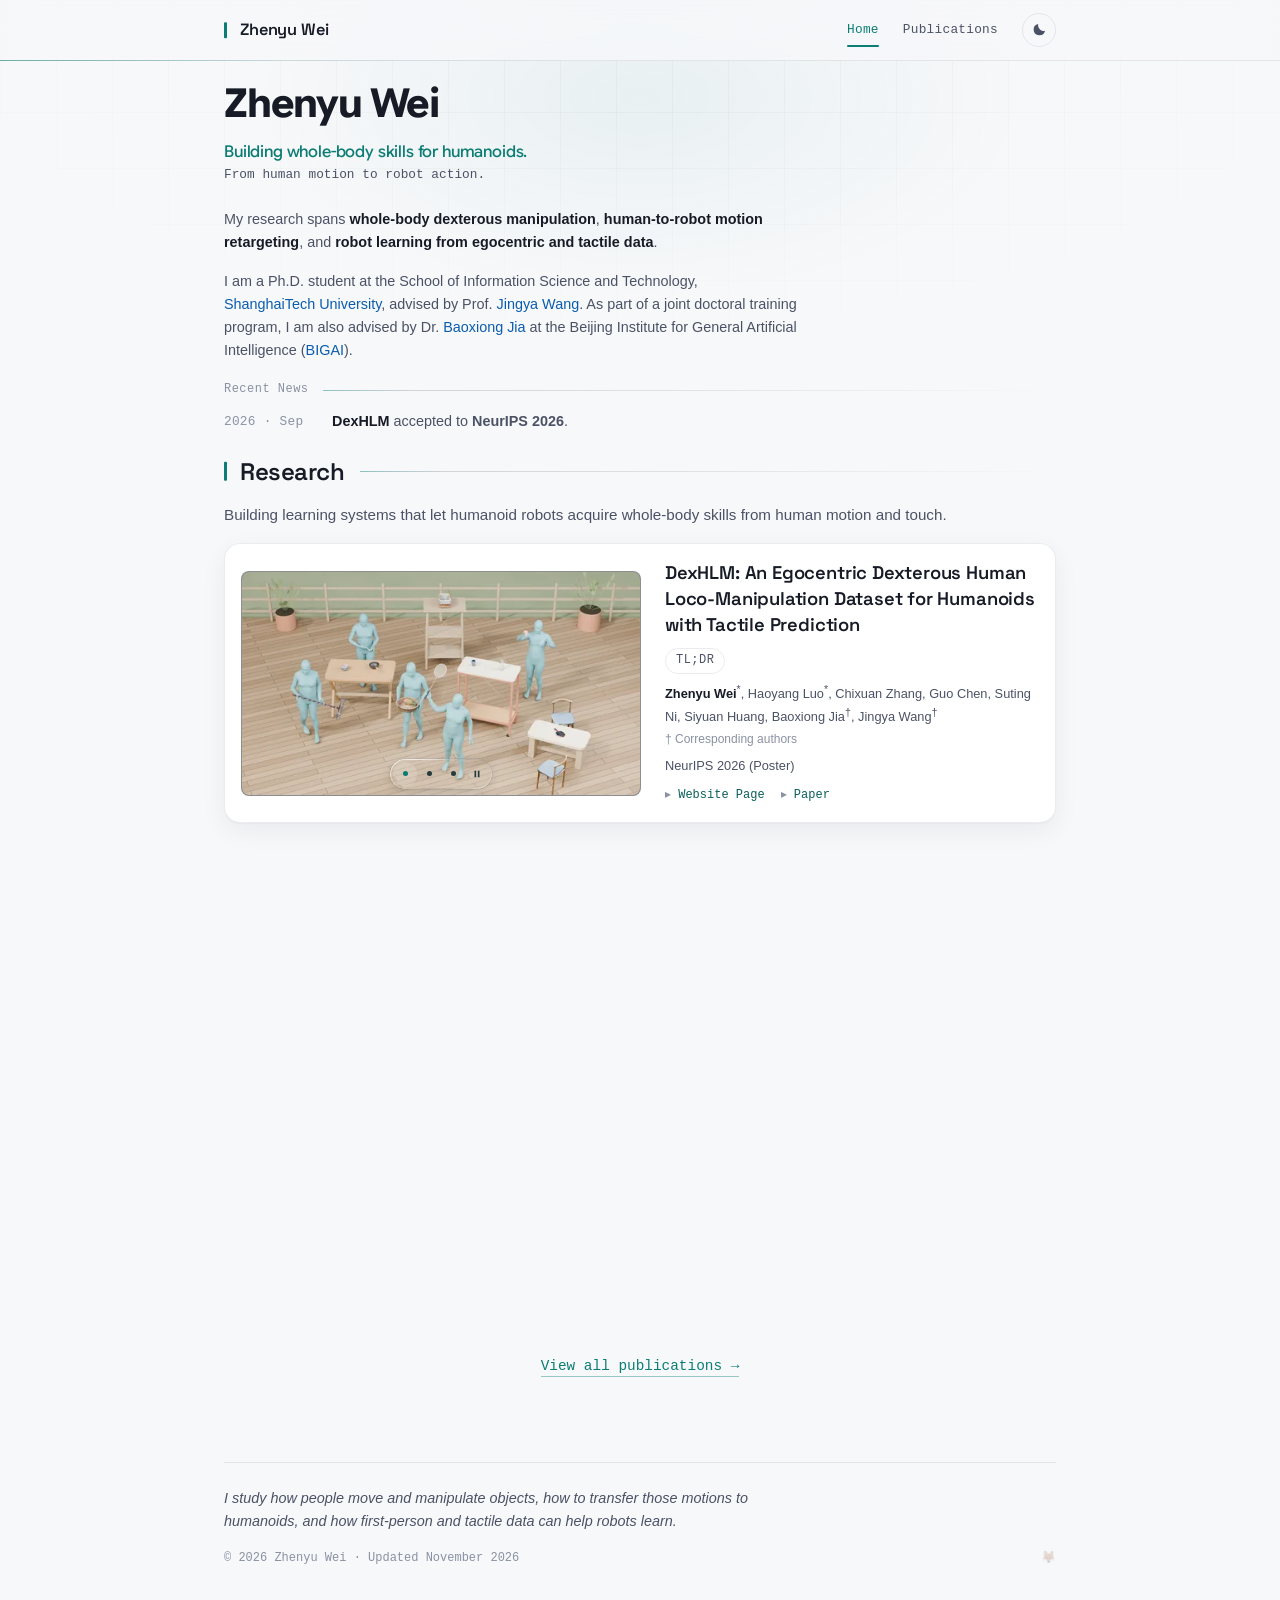
<file: index.html>
<!DOCTYPE html>

<html data-theme="light" lang="en">
  <head>
    <meta charset="utf-8"/>
    <meta content="width=device-width, initial-scale=1" name="viewport"/>
    <title>Zhenyu Wei | Humanoid Robotics &amp; Embodied AI</title>
    <meta content="Zhenyu Wei" name="author"/>
    <meta content="Zhenyu Wei is a Ph.D. student at ShanghaiTech University, jointly trained with BIGAI, studying humanoid robotics and embodied AI." name="description"/>
    <meta content="website" property="og:type"/>
    <meta content="Zhenyu Wei | Humanoid Robotics &amp; Embodied AI" property="og:title"/>
    <meta content="Research in whole-body dexterous manipulation, motion retargeting, and egocentric and tactile data for robot learning." property="og:description"/>
    <meta content="Zhenyu Wei" property="og:site_name"/>
    <meta content="#fafafa" name="theme-color"/>
    <script src="assets/theme.js?v=3b2c9551ab86"></script>
    <link href="assets/favicon.svg" rel="icon" type="image/svg+xml"/>
    <link as="font" crossorigin="" href="assets/fonts/space-grotesk.woff2" rel="preload" type="font/woff2"/>
    <link as="font" crossorigin="" href="assets/fonts/google-sans-flex.woff2" rel="preload" type="font/woff2"/>
    <link href="assets/style.css" rel="stylesheet"/>
    <link href="assets/content.css?v=c29b75a2b4d0" rel="stylesheet"/>
  </head>
  <body>
    <nav aria-label="Main navigation" class="nav">
      <div class="nav-inner">
        <a class="nav-name" href="./">Zhenyu Wei</a>
        <div class="nav-links">
          <a aria-current="page" class="active" href="./">Home</a>
          <a href="publications.html">Publications</a>

          <button aria-label="Toggle dark mode" aria-pressed="false" class="js-control" id="theme-toggle" title="Toggle dark mode" type="button">
            <svg aria-hidden="true" class="icon-sun" fill="none" stroke="currentColor" stroke-linecap="round" stroke-width="2" viewBox="0 0 24 24"><circle cx="12" cy="12" r="4.4"></circle><path d="M12 2.5v2.4M12 19.1v2.4M2.5 12h2.4M19.1 12h2.4M5.3 5.3l1.7 1.7M17 17l1.7 1.7M18.7 5.3 17 7M7 17l-1.7 1.7"></path></svg>
            <svg aria-hidden="true" class="icon-moon" fill="currentColor" viewBox="0 0 24 24"><path d="M21 13.2A8.6 8.6 0 0 1 10.8 3 8.6 8.6 0 1 0 21 13.2Z"></path></svg>
          </button>
        </div>
      </div>
    </nav>
    <main id="top">

      <header class="hero reveal" id="about">
        <div class="hero-text">
          <h1>Zhenyu Wei</h1>
          <p class="hero-tagline">
            <span class="tagline-primary">Building whole-body skills for humanoids.</span>
            <span class="tagline-secondary">From human motion to robot action.</span>
          </p>
          <div class="hero-bio">
            <p>
              My research spans <strong>whole-body dexterous manipulation</strong>,
              <strong>human-to-robot motion retargeting</strong>, and
              <strong>robot learning from egocentric and tactile data</strong>.
            </p>
            <p>
              I am a Ph.D. student at the School of Information Science and Technology,
              <a class="aff" href="https://www.shanghaitech.edu.cn/en/" rel="noopener" target="_blank">ShanghaiTech University</a>,
              advised by Prof. <a class="aff" href="https://faculty.sist.shanghaitech.edu.cn/faculty/wangjingya/" rel="noopener" target="_blank">Jingya Wang</a>.
              As part of a joint doctoral training program, I am also advised by
              Dr. <a class="aff" href="https://buzz-beater.github.io/" rel="noopener" target="_blank">Baoxiong Jia</a>
              at the Beijing Institute for General Artificial Intelligence
              (<a class="aff" href="https://eng.bigai.ai/" rel="noopener" target="_blank">BIGAI</a>).
            </p>
          </div>
        </div>
      </header>

      <section aria-label="Recent updates" class="news-band reveal">
        <div class="news-band-head">
          <p class="news-band-title">Recent News</p>
          <span aria-hidden="true" class="news-band-rule"></span>
        </div>
        <ul class="news-list" id="news-band-list">
          <li>
            <time class="news-date" datetime="2026-09">2026 · Sep</time>
            <div class="news-body">
              <a href="https://dexhlm.github.io/" rel="noopener" target="_blank"><strong>DexHLM</strong></a>
              accepted to <strong>NeurIPS 2026</strong>.
            </div>
          </li>
        </ul>
      </section>

      <section class="reveal" id="research">
        <h2>Research</h2>
        <p class="research-subtitle">Building learning systems that let humanoid robots acquire whole-body skills from human motion and touch.</p>

        <div class="js-control" id="research-grid-view">
          <div class="grid-videos">
            <div aria-label="DexHLM cover images" aria-roledescription="carousel" class="grid-video cover-carousel" role="group">
              <a aria-label="DexHLM website page" class="cover-link" href="https://dexhlm.github.io/" rel="noopener" target="_blank">
                <img alt="DexHLM human demonstrations of sweeping, cooking, and carrying a basket" class="cover-frame is-active" decoding="async" height="384" loading="lazy" src="assets/media/dexhlm-3-square.webp" width="384">
              </a>
              <div aria-label="Choose a DexHLM cover image" class="cover-controls js-control" role="group">
                <button aria-label="Show DexHLM image 1 of 3" aria-pressed="true" data-slide="0" type="button"></button>
                <button aria-label="Show DexHLM image 2 of 3" aria-pressed="false" data-slide="1" type="button"></button>
                <button aria-label="Show DexHLM image 3 of 3" aria-pressed="false" data-slide="2" type="button"></button>
                <button aria-label="Pause cover slideshow" class="cover-toggle" data-paused="false" type="button">
                  <svg aria-hidden="true" class="icon-pause" fill="currentColor" viewBox="0 0 12 12"><path d="M3 2h2v8H3zm4 0h2v8H7z"></path></svg>
                  <svg aria-hidden="true" class="icon-play" fill="currentColor" viewBox="0 0 12 12"><path d="m3 1 8 5-8 5z"></path></svg>
                </button>
              </div>
            </div>
            <a aria-label="TactiDex website page" class="grid-video" href="https://tactidex.github.io/" rel="noopener" target="_blank"><span class="tactidex-crop"><img alt="TactiDex data collection and annotation framework" decoding="async" height="394" loading="lazy" src="assets/media/tactidex.webp" width="720"></span></a>
          </div>
          <button aria-controls="research-list-view" aria-expanded="false" class="scroll-toggle" id="research-expand-toggle" type="button">
            <span>Scroll or click to expand</span>
            <svg aria-hidden="true" fill="none" stroke="currentColor" stroke-linecap="round" stroke-linejoin="round" stroke-width="2" viewBox="0 0 24 24"><line x1="12" x2="12" y1="5" y2="19"></line><polyline points="19 12 12 19 5 12"></polyline></svg>
          </button>
        </div>
        <div data-collapsed="" id="research-list-view" tabindex="-1">

          <article class="pub pub-flagship reveal">
            <div aria-label="DexHLM cover images" aria-roledescription="carousel" class="pub-media cover-carousel" role="group">
              <a aria-label="DexHLM website page" class="cover-link" href="https://dexhlm.github.io/" rel="noopener" target="_blank">
                <img alt="DexHLM human demonstrations of sweeping, cooking, and carrying a basket" class="cover-frame is-active" decoding="async" height="270" loading="lazy" src="assets/media/dexhlm-3-480.webp" srcset="assets/media/dexhlm-3-480.webp 480w, assets/media/dexhlm-3-960.webp 960w" sizes="(max-width: 760px) calc(100vw - 82px), 400px" width="480">
              </a>
              <div aria-label="Choose a DexHLM cover image" class="cover-controls js-control" role="group">
                <button aria-label="Show DexHLM image 1 of 3" aria-pressed="true" data-slide="0" type="button"></button>
                <button aria-label="Show DexHLM image 2 of 3" aria-pressed="false" data-slide="1" type="button"></button>
                <button aria-label="Show DexHLM image 3 of 3" aria-pressed="false" data-slide="2" type="button"></button>
                <button aria-label="Pause cover slideshow" class="cover-toggle" data-paused="false" type="button">
                  <svg aria-hidden="true" class="icon-pause" fill="currentColor" viewBox="0 0 12 12"><path d="M3 2h2v8H3zm4 0h2v8H7z"></path></svg>
                  <svg aria-hidden="true" class="icon-play" fill="currentColor" viewBox="0 0 12 12"><path d="m3 1 8 5-8 5z"></path></svg>
                </button>
              </div>
            </div>
            <div class="pub-info">
              <h3 class="pub-title"><a href="https://dexhlm.github.io/" rel="noopener" target="_blank">DexHLM: An Egocentric Dexterous Human Loco-Manipulation Dataset for Humanoids with Tactile Prediction</a></h3>
              <div class="pub-tags js-control">
                <button aria-controls="research-summary" aria-expanded="false" aria-haspopup="dialog" class="pub-tag pub-tag-tldr" type="button">TL;DR</button>
                <div aria-label="TL;DR" class="pub-popover" hidden="" id="research-summary" role="dialog">DexHLM pairs first-person RGB-D with body motion, hand motion, object trajectories, and tactile measurements. It uses touch to refine contact and predicts tactile signals from egocentric observations to support recovery of whole-body interactions.</div>
              </div>
              <p class="pub-authors"><strong>Zhenyu Wei</strong><sup>*</sup>, Haoyang Luo<sup>*</sup>, Chixuan Zhang, Guo Chen, Suting Ni, Siyuan Huang, Baoxiong Jia<sup>†</sup>, Jingya Wang<sup>†</sup></p>
              <p class="pub-note">† Corresponding authors</p>
              <p class="pub-venue">NeurIPS 2026 (Poster)</p>
              <p class="pub-links">
                <a href="https://dexhlm.github.io/" rel="noopener" target="_blank">Website Page</a>
                <a href="https://openreview.net/forum?id=0UDyFy4rIa" rel="noopener" target="_blank">Paper</a>
              </p>
            </div>
          </article>

          <ul class="pub-list pub-list-2col">
            <li class="pub reveal">
              <a aria-label="TactiDex website page" class="pub-media pub-media-figure tactidex-figure" href="https://tactidex.github.io/" rel="noopener" target="_blank">
                <span class="tactidex-crop"><img alt="TactiDex data collection and annotation framework" decoding="async" height="394" loading="lazy" src="assets/media/tactidex.webp" width="720"></span>
              </a>
              <div class="pub-info">
                <h3 class="pub-title"><a href="https://tactidex.github.io/" rel="noopener" target="_blank">TactiDex: A Real-World Tactile-Guided Benchmark for Human-Like Dexterous Manipulation</a></h3>
                <div class="pub-tags js-control">
                  <button aria-controls="tactidex-summary" aria-expanded="false" aria-haspopup="dialog" class="pub-tag pub-tag-tldr" type="button">TL;DR</button>
                  <div aria-label="TL;DR" class="pub-popover" hidden="" id="tactidex-summary" role="dialog">TactiDex combines whole-hand tactile measurements with hand motion and object states. Its TactiSkill framework uses these signals to transfer human demonstrations to single-hand and bimanual robot manipulation.</div>
                </div>
                <p class="pub-authors">Suting Ni, Hanbing Zhang, <strong>Zhenyu Wei</strong>, Guo Chen, Chixuan Zhang, Ye Shi, Jingya Wang<sup>†</sup></p>
              <p class="pub-note">† Corresponding author</p>
                <p class="pub-venue">ACM Multimedia (ACM MM), 2026</p>
                <p class="pub-links">
                  <a href="https://tactidex.github.io/" rel="noopener" target="_blank">Website Page</a>
                  <a href="https://arxiv.org/abs/2607.09190" rel="noopener" target="_blank">Paper</a>
                </p>
              </div>
            </li>
          </ul>
        </div>
        <p class="pub-see-all"><a href="publications.html">View all publications →</a></p>
      </section>

      <footer class="footer">
        <p class="footer-signature">I study how people move and manipulate objects, how to transfer those motions to humanoids, and how first-person and tactile data can help robots learn.</p>
        <p>© <span id="year">2026</span> Zhenyu Wei · Updated November 2026</p>
        <p class="footer-fox" id="footer-fox"><span class="fox-text">built with </span>🦊</p>
      </footer>
    </main>
    <script defer="" src="assets/site.js?v=e0eec8fecd47"></script>
  </body>
</html>
</file>
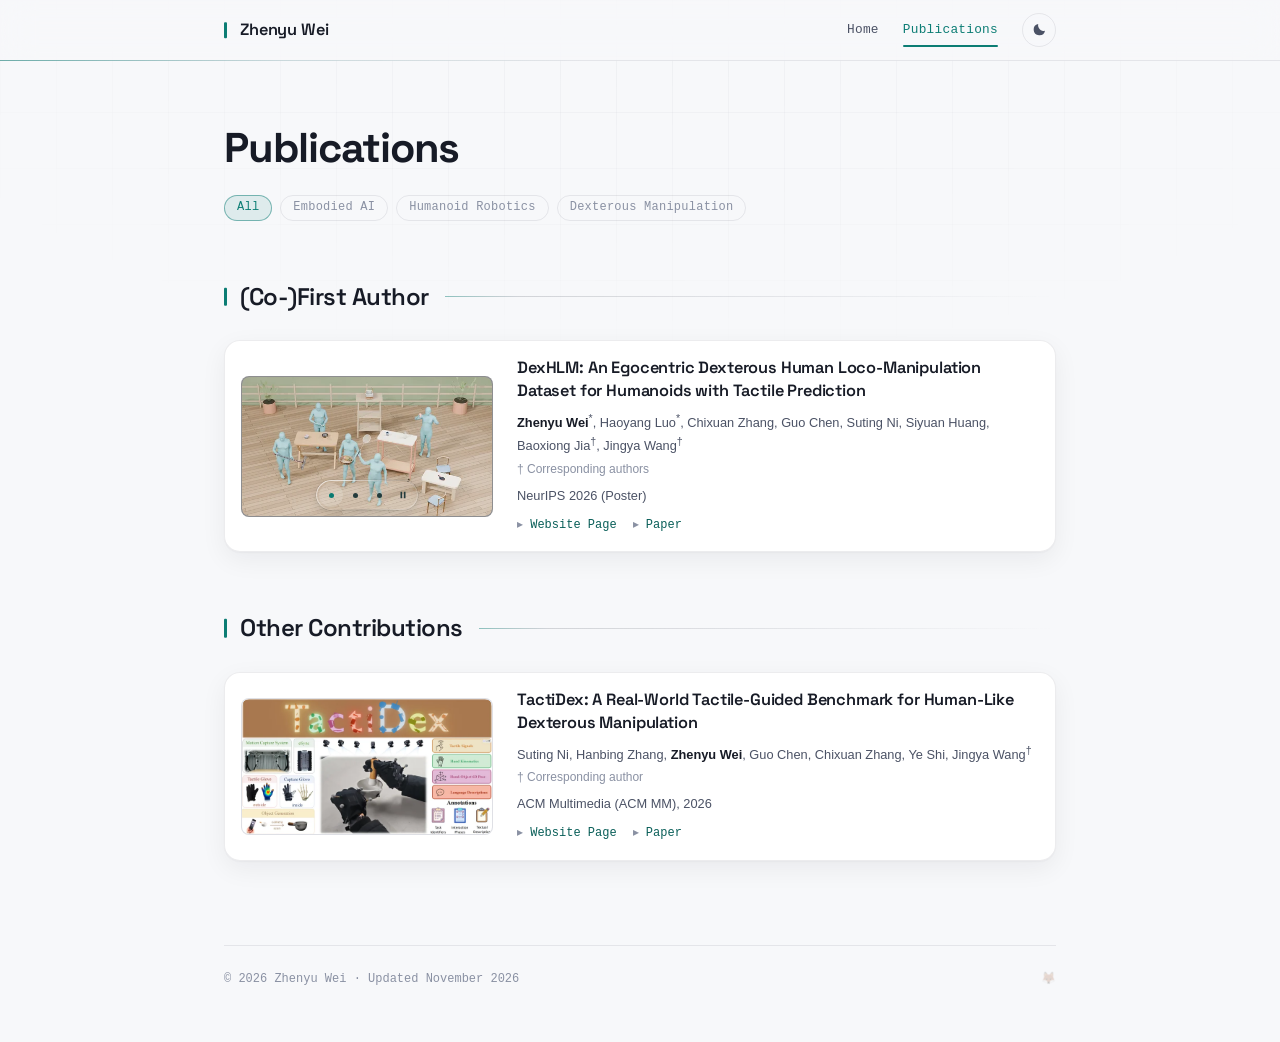
<file: publications.html>
<!DOCTYPE html>

<html data-theme="light" lang="en">
  <head>
    <meta charset="utf-8"/>
    <meta content="width=device-width, initial-scale=1" name="viewport"/>
    <title>Publications · Zhenyu Wei | Humanoid Robotics &amp; Embodied AI</title>
    <meta content="Zhenyu Wei" name="author"/>
    <meta content="Publications by Zhenyu Wei in humanoid robotics, dexterous manipulation, and embodied AI." name="description"/>
    <meta content="website" property="og:type"/>
    <meta content="Publications · Zhenyu Wei" property="og:title"/>
    <meta content="Research publications by Zhenyu Wei in humanoid robotics and embodied AI." property="og:description"/>
    <meta content="Zhenyu Wei" property="og:site_name"/>
    <meta content="#fafafa" name="theme-color"/>
    <script src="assets/theme.js?v=3b2c9551ab86"></script>
    <link href="assets/favicon.svg" rel="icon" type="image/svg+xml"/>
    <link as="font" crossorigin="" href="assets/fonts/space-grotesk.woff2" rel="preload" type="font/woff2"/>
    <link href="assets/style.css" rel="stylesheet"/>
    <link href="assets/content.css?v=c29b75a2b4d0" rel="stylesheet"/>
  </head>
  <body>
    <nav aria-label="Main navigation" class="nav">
      <div class="nav-inner">
        <a class="nav-name" href="./">Zhenyu Wei</a>
        <div class="nav-links">
          <a href="./">Home</a>
          <a aria-current="page" class="active" href="publications.html">Publications</a>

          <button aria-label="Toggle dark mode" aria-pressed="false" class="js-control" id="theme-toggle" title="Toggle dark mode" type="button">
            <svg aria-hidden="true" class="icon-sun" fill="none" stroke="currentColor" stroke-linecap="round" stroke-width="2" viewBox="0 0 24 24"><circle cx="12" cy="12" r="4.4"></circle><path d="M12 2.5v2.4M12 19.1v2.4M2.5 12h2.4M19.1 12h2.4M5.3 5.3l1.7 1.7M17 17l1.7 1.7M18.7 5.3 17 7M7 17l-1.7 1.7"></path></svg>
            <svg aria-hidden="true" class="icon-moon" fill="currentColor" viewBox="0 0 24 24"><path d="M21 13.2A8.6 8.6 0 0 1 10.8 3 8.6 8.6 0 1 0 21 13.2Z"></path></svg>
          </button>
        </div>
      </div>
    </nav>
    <main id="top">
      <header class="pub-page-header reveal">
        <h1>Publications</h1>

        <div aria-label="Filter publications by topic" class="pub-filters js-control" role="group">
          <button aria-pressed="true" class="pub-filter active" data-topic="all" type="button">All</button>
          <button aria-pressed="false" class="pub-filter" data-topic="embodied-ai" type="button">Embodied AI</button>
          <button aria-pressed="false" class="pub-filter" data-topic="humanoid" type="button">Humanoid Robotics</button>
          <button aria-pressed="false" class="pub-filter" data-topic="dexterous" type="button">Dexterous Manipulation</button>
        </div>
      </header>

      <section class="reveal">
        <h2>(Co-)First Author</h2>
        <ul class="pub-list">
          <li class="pub reveal" data-topics="embodied-ai humanoid dexterous">
            <div aria-label="DexHLM cover images" aria-roledescription="carousel" class="pub-media cover-carousel" role="group">
              <a aria-label="DexHLM website page" class="cover-link" href="https://dexhlm.github.io/" rel="noopener" target="_blank">
                <img alt="DexHLM human demonstrations of sweeping, cooking, and carrying a basket" class="cover-frame is-active" decoding="async" height="270" loading="lazy" src="assets/media/dexhlm-3-480.webp" srcset="assets/media/dexhlm-3-480.webp 480w, assets/media/dexhlm-3-960.webp 960w" sizes="(max-width: 760px) calc(100vw - 82px), 252px" width="480">
              </a>
              <div aria-label="Choose a DexHLM cover image" class="cover-controls js-control" role="group">
                <button aria-label="Show DexHLM image 1 of 3" aria-pressed="true" data-slide="0" type="button"></button>
                <button aria-label="Show DexHLM image 2 of 3" aria-pressed="false" data-slide="1" type="button"></button>
                <button aria-label="Show DexHLM image 3 of 3" aria-pressed="false" data-slide="2" type="button"></button>
                <button aria-label="Pause cover slideshow" class="cover-toggle" data-paused="false" type="button">
                  <svg aria-hidden="true" class="icon-pause" fill="currentColor" viewBox="0 0 12 12"><path d="M3 2h2v8H3zm4 0h2v8H7z"></path></svg>
                  <svg aria-hidden="true" class="icon-play" fill="currentColor" viewBox="0 0 12 12"><path d="m3 1 8 5-8 5z"></path></svg>
                </button>
              </div>
            </div>
            <div class="pub-info">
              <h3 class="pub-title"><a href="https://dexhlm.github.io/" rel="noopener" target="_blank">DexHLM: An Egocentric Dexterous Human Loco-Manipulation Dataset for Humanoids with Tactile Prediction</a></h3>
              <p class="pub-authors"><strong>Zhenyu Wei</strong><sup>*</sup>, Haoyang Luo<sup>*</sup>, Chixuan Zhang, Guo Chen, Suting Ni, Siyuan Huang, Baoxiong Jia<sup>†</sup>, Jingya Wang<sup>†</sup></p>
              <p class="pub-note">† Corresponding authors</p>
              <p class="pub-venue">NeurIPS 2026 (Poster)</p>
              <p class="pub-links">
                <a href="https://dexhlm.github.io/" rel="noopener" target="_blank">Website Page</a>
                <a href="https://openreview.net/forum?id=0UDyFy4rIa" rel="noopener" target="_blank">Paper</a>
              </p>
            </div>
          </li>
        </ul>
      </section>

      <section class="reveal">
        <h2>Other Contributions</h2>
        <ul class="pub-list">
          <li class="pub reveal" data-topics="embodied-ai dexterous">
            <a aria-label="TactiDex website page" class="pub-media pub-media-figure tactidex-figure" href="https://tactidex.github.io/" rel="noopener" target="_blank">
              <span class="tactidex-crop"><img alt="TactiDex data collection and annotation framework" decoding="async" height="394" loading="lazy" src="assets/media/tactidex.webp" width="720"></span>
            </a>
            <div class="pub-info">
              <h3 class="pub-title"><a href="https://tactidex.github.io/" rel="noopener" target="_blank">TactiDex: A Real-World Tactile-Guided Benchmark for Human-Like Dexterous Manipulation</a></h3>
              <p class="pub-authors">Suting Ni, Hanbing Zhang, <strong>Zhenyu Wei</strong>, Guo Chen, Chixuan Zhang, Ye Shi, Jingya Wang<sup>†</sup></p>
              <p class="pub-note">† Corresponding author</p>
              <p class="pub-venue">ACM Multimedia (ACM MM), 2026</p>
              <p class="pub-links">
                <a href="https://tactidex.github.io/" rel="noopener" target="_blank">Website Page</a>
                <a href="https://arxiv.org/abs/2607.09190" rel="noopener" target="_blank">Paper</a>
              </p>
            </div>
          </li>
        </ul>
      </section>

      <footer class="footer">
        <p>© <span id="year">2026</span> Zhenyu Wei · Updated November 2026</p>
        <p class="footer-fox" id="footer-fox"><span class="fox-text">built with </span>🦊</p>
      </footer>
    </main>
    <script defer="" src="assets/site.js?v=e0eec8fecd47"></script>
  </body>
</html>
</file>
<file: assets/style.css>
/* Reference layout and color themes. */

:root {
  --bg: #0b0e14;
  --bg-elevated: #11151f;
  --border: rgba(255, 255, 255, 0.08);
  --border-strong: rgba(255, 255, 255, 0.14);
  --text: #e8eaf0;
  --text-secondary: #a8b0c0;
  --text-tertiary: #6b7385;
  --accent: #5eead4;          /* teal */
  --accent-dim: rgba(94, 234, 212, 0.12);
  /* Links sit in the accent's own hue family, a step down in saturation so
     body links read as interactive without competing with the accent marks.
     They used to be sky blue at 199deg against a 171deg accent — 28deg apart,
     close enough to look like one idea and far enough to fight. */
  --link: #8fded0;
  /* Affiliation colours. People take the colour of the institution they are
     at, so a name and its lab read as one thing — the convention haoruxue and
     geng-haoran both use. These are chromatic marks, not the site accent:
     teal stays the site's own voice, in the nav marks and section ticks. */
  --aff-berkeley: #8ec8ff;
  /* Amazon's own #ff9900 carries the dark ground at 9.0:1, but only manages
     2.0:1 on the light one — far under AA — so light runs the same hue
     darkened to 4.9:1 rather than the literal brand value. */
  --aff-amazon: #ff9900;
  /* Venue marks, same idea. Each brand value clears AA on one ground only —
     CoRL's #b35a1f is 4.0:1 on dark, Science's #d0021b is 3.3:1 — so each
     theme carries its own step along the same hue. */
  --venue-corl: #d98038;
  --venue-scirobotics: #f9584f;
  --font-sans: "Inter", -apple-system, BlinkMacSystemFont, "Segoe UI", sans-serif;
  --font-display: "Space Grotesk", var(--font-sans);
  --font-mono: "JetBrains Mono", ui-monospace, "SF Mono", monospace;
  --maxw: 880px;
  --radius: 16px;
  /* Type scale. The stylesheet had grown 23 distinct font sizes, many of them
     1-2% apart — differences too small to register as hierarchy but big enough
     that nothing quite lines up. Seven steps, each a real one. */
  --fs-3xl: 1.5rem;
  --fs-2xl: 1.15rem;
  --fs-xl: 1.02rem;
  --fs-lg: 0.95rem;
  --fs-md: 0.9rem;
  --fs-ms: 0.85rem;   /* half-step: md to sm is the scale's widest gap */
  --fs-sm: 0.8rem;
  --fs-xs: 0.75rem;
  /* Control sizes. The small controls had drifted to six different heights
     (36/32/30/26/24) and two radii, so a row of them never sat on one line. */
  --ctl-h: 34px;      /* email, socials, theme toggle */
  --ctl-h-sm: 26px;   /* tags, badges, filters */
  /* Resting elevation. Large radius, very low opacity: the point is a soft
     lift off the page, not a visible drop shadow. On the dark ground a black
     shadow has to work harder, hence the higher alpha here than in light. */
  --elev-1: 0 1px 2px rgba(0, 0, 0, 0.28), 0 10px 30px rgba(0, 0, 0, 0.34);
  --elev-2: 0 2px 6px rgba(0, 0, 0, 0.32), 0 20px 56px rgba(0, 0, 0, 0.42);
}

:root[data-theme="light"] {
  /* The ground was pure neutral grey while every text tone was cool at ~224deg.
     Tint it to match, so the light theme is as considered as the dark one. */
  --bg: #f7f8fa;
  --bg-elevated: #ffffff;
  --border: rgba(15, 23, 42, 0.08);
  --border-strong: rgba(15, 23, 42, 0.16);
  --text: #171b26;
  --text-secondary: #4b5265;
  --text-tertiary: #8a91a3;
  /* #0d9488 only reached 3.5:1 on the light ground, short of AA for the
     tagline and the active nav item. #0c7d74 clears it at 4.7:1; the link a
     step darker again so the two stay distinguishable. */
  --accent: #0c7d74;
  --accent-dim: rgba(12, 125, 116, 0.09);
  --link: #0a5f59;
  --aff-berkeley: #0b5cad;
  --aff-amazon: #9a5f00;
  --venue-corl: #b35a1f;
  --venue-scirobotics: #d0021b;
  --elev-1: 0 1px 2px rgba(15, 23, 42, 0.04), 0 8px 26px rgba(15, 23, 42, 0.06);
  --elev-2: 0 2px 6px rgba(15, 23, 42, 0.05), 0 20px 56px rgba(15, 23, 42, 0.09);
}

* { box-sizing: border-box; }

/* Buttons do not inherit the page font. Two rules set `font: inherit` locally;
   the rest were falling back to the browser default. */
button,
input,
select,
textarea {
  font: inherit;
  color: inherit;
}

/* The site defined no focus styling, leaving keyboard users on the browser
   default over custom-coloured surfaces. */
:focus-visible {
  outline: 2px solid var(--accent);
  outline-offset: 3px;
  border-radius: 3px;
}

html {
  scroll-behavior: smooth;
  scroll-padding-top: 84px;
}

body {
  margin: 0;
  background: var(--bg);
  color: var(--text);
  font-family: var(--font-sans);
  font-size: 16px;
  line-height: 1.65;
  -webkit-font-smoothing: antialiased;
  text-rendering: optimizeLegibility;
}

/* Subtle tech grid backdrop. This replaced an interactive dot field driven by
   the pointer; that effect had to be masked away from the 880px reading column
   and switched off below 1100px to keep text legible, which left it visible
   only in two narrow gutters — not worth 140 lines of canvas code. */
body::before {
  content: "";
  position: fixed;
  inset: 0;
  z-index: -1;
  background-image:
    linear-gradient(var(--border) 1px, transparent 1px),
    linear-gradient(90deg, var(--border) 1px, transparent 1px);
  background-size: 56px 56px;
  mask-image: radial-gradient(ellipse 90% 60% at 50% 0%, black 0%, transparent 72%);
  -webkit-mask-image: radial-gradient(ellipse 90% 60% at 50% 0%, black 0%, transparent 72%);
  opacity: 0.5;
  pointer-events: none;
}

a {
  color: var(--link);
  text-decoration: none;
  transition: color 0.15s ease;
}

a:hover { color: var(--accent); }

::selection {
  background: var(--accent);
  color: #06251f;
}

:root[data-theme="light"] ::selection {
  background: var(--accent);
  color: #ffffff;
}

/* ============================== Nav ============================== */

.nav {
  position: sticky;
  top: 0;
  z-index: 10;
  backdrop-filter: blur(16px) saturate(160%);
  -webkit-backdrop-filter: blur(16px) saturate(160%);
  background: color-mix(in srgb, var(--bg) 76%, transparent);
  border-bottom: 1px solid var(--border);
}

/* A hairline of accent bleeding out from the left edge, rather than a flat
   rule all the way across. */
.nav::after {
  content: "";
  position: absolute;
  left: 0;
  right: 0;
  bottom: -1px;
  height: 1px;
  background: linear-gradient(90deg,
    color-mix(in srgb, var(--accent) 55%, transparent) 0%,
    color-mix(in srgb, var(--accent) 12%, transparent) 22%,
    transparent 46%);
  pointer-events: none;
}

.nav-inner {
  max-width: var(--maxw);
  margin: 0 auto;
  padding: 0 24px;
  height: 60px;
  display: flex;
  align-items: center;
  justify-content: space-between;
}

.nav-name {
  position: relative;
  font-family: var(--font-display);
  font-weight: 600;
  font-size: var(--fs-xl);
  letter-spacing: -0.01em;
  color: var(--text);
  padding-left: 16px;
}

.nav-name::before {
  content: "";
  position: absolute;
  left: 0;
  top: 50%;
  transform: translateY(-50%);
  width: 3px;
  height: 0.95em;
  border-radius: 1px;
  background: var(--accent);
}

.nav-name:hover { color: var(--accent); }

.nav-links {
  display: flex;
  align-items: center;
  gap: 24px;
}

/* Sentence case at full size. These were briefly set as uppercase 0.72rem
   micro-labels, which cost real legibility: uppercase strips the ascender and
   descender shapes the eye reads words by, and this is primary navigation, not
   a caption. The underline below marks the active page, so the tech read comes
   from structure rather than from shrinking the type. */
.nav-links a {
  position: relative;
  font-family: var(--font-mono);
  font-size: var(--fs-sm);
  color: var(--text-secondary);
  letter-spacing: 0.02em;
  padding: 6px 0;
  transition: color 0.15s ease;
}

/* Underline grows from the centre on hover and stays put on the current page,
   so the active item is marked structurally and not by colour alone. */
.nav-links a::after {
  content: "";
  position: absolute;
  left: 0;
  right: 0;
  bottom: 0;
  height: 2px;
  background: var(--accent);
  border-radius: 1px;
  transform: scaleX(0);
  transition: transform 0.18s ease;
}

.nav-links a:hover { color: var(--accent); }
.nav-links a:hover::after { transform: scaleX(1); }
.nav-links a.active { color: var(--accent); }
.nav-links a.active::after { transform: scaleX(1); }

@media (prefers-reduced-motion: reduce) {
  .nav-links a::after { transition: none; }
}

.nav-links a.active { color: var(--accent); }

#theme-toggle {
  display: inline-flex;
  align-items: center;
  justify-content: center;
  width: var(--ctl-h);
  height: var(--ctl-h);
  padding: 0;
  border: 1px solid var(--border);
  border-radius: 999px;
  background: transparent;
  color: var(--text-secondary);
  cursor: pointer;
  transition: border-color 0.15s ease, color 0.15s ease, background 0.15s ease;
}

#theme-toggle:hover {
  color: var(--accent);
  border-color: var(--accent);
  background: var(--accent-dim);
}

#theme-toggle svg {
  width: 16px;
  height: 16px;
}

/* show the icon of the mode you'd switch TO */
:root[data-theme="dark"] .icon-moon { display: none; }
:root[data-theme="light"] .icon-sun { display: none; }

/* ============================== Layout ============================== */

main {
  max-width: var(--maxw);
  margin: 0 auto;
  padding: 0 24px 48px;
}

section { margin-top: 56px; }

h2 {
  position: relative;
  font-family: var(--font-display);
  font-size: var(--fs-3xl);
  font-weight: 600;
  letter-spacing: -0.02em;
  margin: 0 0 24px;
  display: flex;
  align-items: center;
  gap: 16px;
  padding-left: 16px;
}

/* Accent tick in the margin, echoing the mark beside the name in the nav. */
h2::before {
  content: "";
  position: absolute;
  left: 0;
  top: 50%;
  transform: translateY(-50%);
  width: 3px;
  height: 0.78em;
  border-radius: 1px;
  background: var(--accent);
}

/* trailing rule after section titles, tipped with accent at the join */
h2::after {
  content: "";
  flex: 1;
  height: 1px;
  background: linear-gradient(90deg,
    color-mix(in srgb, var(--accent) 45%, transparent) 0%,
    var(--border-strong) 12%,
    transparent 100%);
}

/* ============================== Hero ============================== */

.hero {
  position: relative;
  display: grid;
  grid-template-columns: 1fr 220px;
  gap: 36px;
  align-items: start;
  padding-top: 20px;
}

/* soft accent glow behind the hero to anchor the eye */
.hero::before {
  content: "";
  position: absolute;
  top: -120px;
  left: 50%;
  transform: translateX(-50%);
  width: min(920px, 120vw);
  height: 520px;
  background: radial-gradient(ellipse 60% 55% at 50% 30%,
    color-mix(in srgb, var(--accent) 8%, transparent), transparent 70%);
  pointer-events: none;
  z-index: -1;
}

:root[data-theme="light"] .hero::before {
  background: radial-gradient(ellipse 60% 55% at 50% 30%,
    color-mix(in srgb, var(--accent) 6%, transparent), transparent 70%);
}

.hero h1 {
  font-family: var(--font-display);
  font-size: clamp(1.85rem, 4.4vw, 2.5rem);
  font-weight: 700;
  letter-spacing: -0.03em;
  line-height: 1.1;
  margin: 0;
}

.name-zh {
  font-weight: 500;
  font-size: 0.62em;
  color: var(--text-secondary);
  letter-spacing: 0.06em;
  white-space: nowrap;
}

.hero-tagline {
  margin: 16px 0 0;
  display: flex;
  flex-direction: column;
  gap: 5px;
}

.tagline-primary {
  font-family: var(--font-display);
  font-size: var(--fs-xl);
  font-weight: 500;
  color: var(--accent);
  letter-spacing: -0.01em;
  line-height: 1.3;
}

.tagline-secondary {
  font-family: var(--font-mono);
  font-size: var(--fs-sm);
  color: var(--text-secondary);
  letter-spacing: 0;
  line-height: 1.3;
}

.hero-bio {
  margin-top: 24px;
  color: var(--text-secondary);
  font-size: var(--fs-md);
  line-height: 1.6;
}

/* `balance`, not `pretty`. Measured at the 576px column, `pretty` left two of
   the three paragraphs as a long line plus a stub — 530/168px and 400/232px —
   so "and dexterous manipulation." and "and Shankar Sastry." each hung alone
   beneath a full line, stranding an "and" at the left edge twice. `balance`
   evens them to 371/327 and 323/309.

   It was tried and rejected here once for splitting names mid-phrase, but the
   names are nowrap below and the copy has changed since: forcing nowrap on the
   bold phrases as well now yields an identical layout, so nothing is breaking.

   The 16px margin puts the paragraph gap at ~1.6x the gap between lines inside
   a paragraph, far enough apart for the eye to find the breaks. */
.hero-bio p {
  margin: 0 0 16px;
  text-wrap: pretty;
}

/* A person's name should never break across lines. */
.hero-bio a {
  white-space: nowrap;
}

/* An affiliation and the people at it share one colour, set by the modifier
   class so more institutions can be added without touching this rule. Bright
   enough to read as a mark rather than as body text: 6.3:1 on the light ground
   and 10.9:1 on dark, both well clear of AA. */
.aff {
  color: var(--aff);
}

.aff-berkeley {
  --aff: var(--aff-berkeley);
}

.aff-amazon {
  --aff: var(--aff-amazon);
}

/* Collaborators rank one below the advisors, in size and tone together. The
   size is the half-step at 0.85rem — --fs-sm proved too small a drop, and it
   is no finer than the 0.95/0.90 and 0.80/0.75 pairs already in the scale.
   Tone is mixed 30% toward tertiary: 7.2:1 on dark, 5.5:1 on light, both AA. */
.hero-collab {
  font-size: var(--fs-ms);
  color: color-mix(in srgb, var(--text-secondary) 70%, var(--text-tertiary));
}
.hero-bio p:last-child { margin-bottom: 0; }

.hero-bio strong {
  color: var(--text);
  font-weight: 600;
}

.hero-actions {
  margin-top: 24px;
  display: flex;
  align-items: center;
  flex-wrap: wrap;
  gap: 8px;
}

.email {
  font-family: var(--font-mono);
  font-size: var(--fs-sm);
  display: inline-flex;
  align-items: center;
  gap: 8px;
  height: var(--ctl-h);
  padding: 0 16px;
  border: 1px solid var(--border);
  border-radius: 999px;
  color: var(--text-secondary);
  transition: border-color 0.15s ease, color 0.15s ease, background 0.15s ease;
}

.email svg {
  width: 15px;
  height: 15px;
}

.email:hover {
  border-color: var(--accent);
  color: var(--accent);
  background: var(--accent-dim);
}

.socials {
  display: flex;
  gap: 8px;
}

.socials a {
  display: inline-flex;
  align-items: center;
  justify-content: center;
  width: var(--ctl-h);
  height: var(--ctl-h);
  border: 1px solid var(--border);
  border-radius: 999px;
  color: var(--text-secondary);
  transition: border-color 0.15s ease, color 0.15s ease, background 0.15s ease;
}

.socials a:hover {
  color: var(--accent);
  border-color: var(--accent);
  background: var(--accent-dim);
}

.socials svg {
  width: 16px;
  height: 16px;
}

/* keep the photo's natural aspect ratio (no zoomed-in crop) and center it
   against the text column. a small matte inside the frame makes the subject
   read a touch smaller without changing the overall photo size. */
.hero-photo {
  position: relative;
  align-self: start;
  /* even matte all around; the inset makes the subject read a touch smaller */
  padding: 5.5%;
  background: var(--bg-elevated);
  border: 1px solid var(--border-strong);
  border-radius: var(--radius);
  box-shadow: var(--elev-1);
  overflow: hidden;
}

/* the image drives the height (width × aspect-ratio); the container just wraps
   it with padding. this avoids the Safari bug where an aspect-ratio container
   plus a height:100% child lets the image overflow the frame. So the ratio is
   picked to land the frame near the bio column's own height rather than
   stretched to it: 5:8 lands the bottom edge just above the email row.
   Against the file's own 0.875 that crops ~14% off each side, which the
   centred subject can spare. */
.hero-photo img {
  display: block;
  width: 100%;
  height: auto;
  aspect-ratio: 5 / 8;
  object-fit: cover;
  object-position: center top;
  border-radius: calc(var(--radius) - 5px);
  /* tone down the green backdrop so it sits well with the teal/dark palette */
  filter: saturate(0.78) contrast(1.02);
}

:root[data-theme="dark"] .hero-photo img {
  filter: saturate(0.7) brightness(0.93) contrast(1.04);
}

/* corner accent brackets on the photo */
.hero-photo::before,
.hero-photo::after {
  content: "";
  position: absolute;
  width: 26px;
  height: 26px;
  border: 2px solid color-mix(in srgb, var(--accent) 80%, transparent);
  pointer-events: none;
}

:root[data-theme="light"] .hero-photo::before,
:root[data-theme="light"] .hero-photo::after {
  border-color: color-mix(in srgb, var(--accent) 55%, transparent);
}

.hero-photo::before {
  top: -8px;
  left: -8px;
  border-right: none;
  border-bottom: none;
  border-top-left-radius: 6px;
}

.hero-photo::after {
  bottom: -8px;
  right: -8px;
  border-left: none;
  border-top: none;
  border-bottom-right-radius: 6px;
}

/* ============================== Recent updates (band) ============================== */

/* A full-width row of its own between the hero and Research. The 220px hero
   rail could not carry these items — several run past 70 characters and broke
   to four lines each — so they get the whole 832px column and one line apiece. */
.news-band {
  margin-top: 18px;
}

/* the band belongs to the hero, so Research follows it closer than the 56px
   every other section gets. */
.news-band + section {
  margin-top: 14px;
}

.news-band-head {
  display: flex;
  align-items: center;
  gap: 14px;
  margin-bottom: 6px;
}

.news-band-title {
  margin: 0;
  font-family: var(--font-mono);
  font-size: var(--fs-xs);
  letter-spacing: 0.04em;
  color: var(--text-tertiary);
}

/* same tipped rule the section headings use, so the band reads as a peer of
   Research rather than as a stray widget. */
.news-band-rule {
  flex: 1;
  height: 1px;
  background: linear-gradient(90deg,
    color-mix(in srgb, var(--accent) 45%, transparent) 0%,
    var(--border-strong) 12%,
    transparent 100%);
}

/* Separators as top borders, not bottom ones. `.news-list li:last-child` only
   clears the rule on the true last child — which is a collapsed item — so the
   bottom-border version left a rule dangling under the last visible row. */
.news-band .news-list li {
  gap: 20px;
  padding: 5px 0;
  border-bottom: none;
}

.news-band .news-list li + li {
  border-top: 1px solid var(--border);
}

/* body 0.9rem at 1.5 gives a 21.6px line box; 21.6/12.8 = 1.69 puts the
   smaller date in a box of exactly the same height, so the two columns share a
   baseline without the nudge `.news-date` uses elsewhere. */
.news-band .news-date {
  flex: 0 0 88px;
  line-height: 1.69;
  padding-top: 0;
  /* "2026 · Sep" measures ~79px in the mono face, so a narrower column broke
     the year off onto its own line and doubled every row's height. nowrap
     keeps it one line even if the webfont falls back to wider metrics. */
  white-space: nowrap;
}

/* `.news-list li` sets display:flex at 0-1-1, which beats the UA sheet's
   `[hidden] { display: none }` at 0-1-0 — without this the collapsed items
   stay on screen and the toggle looks broken. */
.news-band .news-list li[hidden] {
  display: none;
}

.news-band .news-body {
  font-size: var(--fs-md);
  line-height: 1.5;
}

.news-more {
  flex: none;
  display: inline-flex;
  align-items: center;
  gap: 6px;
  cursor: pointer;
  padding: 0;
  border: none;
  background: transparent;
  font-family: var(--font-mono);
  font-size: var(--fs-xs);
  letter-spacing: 0.02em;
  color: var(--text-tertiary);
  transition: color 0.15s ease;
}

.news-more svg {
  width: 11px;
  height: 11px;
  transition: transform 0.2s ease;
}

.news-more:hover { color: var(--accent); }

.news-more[aria-expanded="true"] svg { transform: rotate(180deg); }

@media (prefers-reduced-motion: reduce) {
  .news-more svg { transition: none; }
}

/* ============================== News ============================== */

.news-list {
  list-style: none;
  margin: 0;
  padding: 0;
}

.news-list li {
  display: flex;
  gap: 24px;
  padding: 12px 0;
  border-bottom: 1px solid var(--border);
}

.news-list li:last-child { border-bottom: none; }

.news-date {
  font-family: var(--font-mono);
  font-size: var(--fs-sm);
  color: var(--text-tertiary);
  flex: 0 0 90px;
  padding-top: 2px;
  letter-spacing: 0.02em;
}

.news-body {
  font-size: var(--fs-lg);
  color: var(--text-secondary);
}

/* No resting underline: at this size the rules cut through the descenders and
   the rows already carry two other line weights (the separators and the head
   rule). Weight plus the full-strength text colour marks the link against the
   secondary body, and the underline comes back on hover. */
.news-body a {
  color: var(--text);
  font-weight: 500;
  text-decoration: none;
}

.news-body a:hover {
  color: var(--accent);
  text-decoration: underline;
  text-decoration-color: var(--accent);
  text-underline-offset: 2px;
}

/* Same for an affiliation mark: `.news-body a` and its :hover both sit at
   0-2-1, so keeping the colour takes a rule at that weight and one above it. */
.news-body a.aff,
.news-body a.aff:hover {
  color: var(--aff);
}

.news-body a.aff:hover {
  text-decoration-color: currentColor;
}

/* A venue mark works the way .aff does — the modifier class sets the
   variable, so a new venue is one line in each theme and one modifier, with
   no new rule here. It keeps its colour on hover; turning teal would read as
   a different link. */
.news-body a.venue,
.news-body a.venue:hover {
  color: var(--venue, var(--text));
}

.news-body a.venue:hover {
  text-decoration-color: currentColor;
}

.venue {
  white-space: nowrap;
}

.venue-corl { --venue: var(--venue-corl); }

/* Science Robotics sets its wordmark two-tone — "Science" in the journal red,
   "Robotics" in plain text — so it colours an inner span instead of setting
   --venue, and the link falls back to the body text colour around it. */
.venue-scirobotics {
  color: var(--venue-scirobotics);
}

/* ============================== Awards ============================== */

.awards-list {
  list-style: none;
  margin: 0;
  padding: 0;
}

.awards-list li {
  display: flex;
  gap: 24px;
  padding: 16px 0;
  border-bottom: 1px solid var(--border);
}

.awards-list li:last-child { border-bottom: none; }

.award-year {
  font-family: var(--font-mono);
  font-size: var(--fs-sm);
  color: var(--text-tertiary);
  flex: 0 0 44px;
  padding-top: 3px;
}

.award-title {
  font-size: var(--fs-lg);
  font-weight: 500;
  color: var(--text);
}

.award-links {
  margin-top: 4px;
  display: flex;
  flex-wrap: wrap;
  gap: 16px;
}

.award-links a {
  font-family: var(--font-mono);
  font-size: var(--fs-xs);
  color: var(--link);
}

.award-links a::before {
  content: "▸ ";
  color: var(--text-tertiary);
}

.award-links a:hover { color: var(--accent); }

.badge {
  display: inline-block;
  font-family: var(--font-mono);
  font-size: var(--fs-xs);
  font-weight: 500;
  letter-spacing: 0.02em;
  color: var(--accent);
  padding: 1px 7px;
  border: 1px solid color-mix(in srgb, var(--accent) 30%, transparent);
  background: color-mix(in srgb, var(--accent) 8%, transparent);
  border-radius: 999px;
  vertical-align: 1px;
  white-space: nowrap;
}

.badge::before {
  content: "· ";
  color: var(--text-tertiary);
}

/* ============================== Research ============================== */

.research-subtitle {
  margin: -12px 0 16px;
  font-size: var(--fs-lg);
  color: var(--text-secondary);
  line-height: 1.6;
}

/* Grid of highlight videos shown before the reader expands the full list. */
#research-grid-view {
  transition: opacity 0.24s ease-in-out;
}

#research-grid-view.collapsed-hidden {
  opacity: 0;
  pointer-events: none;
}

.grid-videos {
  display: grid;
  grid-template-columns: repeat(6, 1fr);
  gap: 10px;
  margin: 8px 0 12px;
}

.grid-video {
  display: block;
  aspect-ratio: 1 / 1;
  overflow: hidden;
  border-radius: 10px;
  border: 1px solid var(--border);
  box-shadow: var(--elev-1);
  background: color-mix(in srgb, var(--bg-elevated) 60%, #000);
  transition: opacity 0.2s ease-in-out, transform 0.2s ease-in-out, border-color 0.2s ease-in-out;
}

.grid-video img,
.grid-video video {
  width: 100%;
  height: 100%;
  object-fit: cover;
  display: block;
}

/* YouTube iframe embed for tiles that don't have a local mp4.
   Zoom the iframe so the video fills the square and hides YouTube chrome. */
.grid-video-yt {
  position: relative;
}

.grid-video-yt iframe {
  position: absolute;
  top: 50%;
  left: 50%;
  /* Scale iframe up so the 16:9 video fills the 1:1 tile with no black bars */
  width: 200%;
  height: 200%;
  transform: translate(-50%, -50%);
  border: 0;
  pointer-events: none;   /* let clicks fall through to the <a> */
}

.grid-video:hover {
  border-color: color-mix(in srgb, var(--accent) 40%, transparent);
  transform: translateY(-2px);
}

/* Dim non-hovered thumbnails when hovering over the grid — Will Liang trick. */
.grid-videos:has(.grid-video:hover) .grid-video:not(:hover) {
  opacity: 0.55;
}

.scroll-toggle {
  display: flex;
  flex-direction: column;
  align-items: center;
  gap: 4px;
  margin: 0 auto 20px;
  padding: 2px 12px 6px;
  background: transparent;
  border: 0;
  color: var(--text-tertiary);
  font: inherit;
  font-size: var(--fs-sm);
  cursor: pointer;
  transition: color 0.2s ease;
}

.scroll-toggle:hover {
  color: var(--accent);
}

.scroll-toggle svg {
  width: 16px;
  height: 16px;
  animation: nudge 1.8s ease-in-out infinite;
}

@keyframes nudge {
  0%, 100% { transform: translateY(0); opacity: 0.7; }
  50%      { transform: translateY(4px); opacity: 1; }
}

@media (max-width: 720px) {
  .grid-videos {
    grid-template-columns: repeat(3, 1fr);
  }
}

@media (prefers-reduced-motion: reduce) {
  .scroll-toggle svg { animation: none; }
}

/* ============================== Background (vertical timeline) ============================== */

.timeline {
  list-style: none;
  margin: 0;
  padding: 0;
  position: relative;
  /* The date column has to fit the longest range on one line
     ("Oct 2025 - Aug 2026"); the rail sits a fixed 12px into the gap. */
  --date-col: 152px;
  --rail-x: calc(var(--date-col) + 12px);
}

/* The vertical rail sits between the date column and the body column. */
.timeline::before {
  content: "";
  position: absolute;
  top: 6px;
  bottom: 6px;
  left: var(--rail-x);
  width: 2px;
  background: linear-gradient(to bottom,
    var(--border) 0%,
    var(--border-strong) 12%,
    var(--border-strong) 88%,
    var(--border) 100%);
}

.timeline-item {
  position: relative;
  display: grid;
  grid-template-columns: var(--date-col) 1fr;
  gap: 32px;
  padding: 6px 0 24px;
}

.timeline-item:last-child { padding-bottom: 0; }

.timeline-marker {
  position: absolute;
  left: calc(var(--rail-x) - 5px);   /* 12px dot centred on the 2px rail */
  top: 12px;
  width: 12px;
  height: 12px;
  border-radius: 50%;
  background: var(--bg);
  border: 2px solid var(--accent);
  box-shadow: 0 0 0 3px var(--bg);
  transition: background 0.2s ease;
}

.timeline-item:hover .timeline-marker {
  background: var(--accent);
}

.timeline-date {
  font-family: var(--font-mono);
  font-size: var(--fs-sm);
  color: var(--text-tertiary);
  padding-top: 10px;
  text-align: right;
  letter-spacing: 0.02em;
  white-space: nowrap;
}

.timeline-body {
  padding-top: 6px;
}

.timeline-role {
  font-size: var(--fs-lg);
  font-weight: 600;
  color: var(--text);
  letter-spacing: -0.005em;
}

.timeline-role a {
  color: inherit;
  border-bottom: 1px solid transparent;
  transition: color 0.15s ease, border-color 0.15s ease;
}

.timeline-role a:hover {
  color: var(--accent);
  border-bottom-color: currentColor;
}

.timeline-title {
  font-size: var(--fs-md);
  color: var(--text-secondary);
  margin-top: 2px;
}

.timeline-meta {
  margin-top: 6px;
  font-size: var(--fs-md);
  color: var(--text-tertiary);
  line-height: 1.6;
}

.timeline-meta a { color: var(--link); }
.timeline-meta a:hover { color: var(--accent); }

@media (max-width: 640px) {
  .timeline::before { left: 10px; }
  .timeline-item {
    grid-template-columns: 1fr;
    gap: 4px;
    padding-left: 30px;
  }
  .timeline-marker { left: 4px; top: 8px; }
  .timeline-date { text-align: left; padding-top: 0; white-space: normal; }
}

/* ============================== Publications ============================== */

.pub-list {
  list-style: none;
  margin: 0;
  padding: 0;
  display: flex;
  flex-direction: column;
  gap: 16px;
}

/* Two-column grid used under the VLK flagship, so supporting projects
   read as a set of examples rather than a linear list of papers. */
.pub-list-2col {
  display: grid;
  grid-template-columns: repeat(2, 1fr);
  gap: 16px;
  margin-top: 16px;
}

.pub-list-2col .pub {
  grid-template-columns: 1fr;
  gap: 12px;
  padding: 16px;
}

.pub-list-2col .pub-media {
  aspect-ratio: 16 / 9;
}

@media (max-width: 720px) {
  .pub-list-2col {
    grid-template-columns: 1fr;
  }
}


.pub {
  display: grid;
  grid-template-columns: 252px 1fr;
  gap: 24px;
  padding: 16px;
  background: var(--bg-elevated);
  border: 1px solid var(--border);
  border-radius: var(--radius);
  box-shadow: var(--elev-1);
  transition: border-color 0.2s ease, transform 0.2s ease, box-shadow 0.2s ease;
}

.pub:hover {
  border-color: color-mix(in srgb, var(--accent) 45%, transparent);
  transform: translateY(-3px);
  box-shadow:
    var(--elev-2),
    0 0 0 1px color-mix(in srgb, var(--accent) 12%, transparent),
    0 4px 24px color-mix(in srgb, var(--accent) 10%, transparent);
}

:root[data-theme="light"] .pub:hover {
  box-shadow:
    var(--elev-2),
    0 4px 24px color-mix(in srgb, var(--accent) 10%, transparent);
}

/* Flagship card: without this the lead project inherits the 252px thumbnail
   and ends up the smallest research card on the page, below a two-column grid
   whose media runs ~403px. Widen its media to match that grid and let the
   full-width card and larger title carry the ranking, rather than sheer size —
   this also keeps the 720px source downscaling, so it stays sharp. */
.pub-flagship {
  grid-template-columns: 400px 1fr;
}

.pub-flagship .pub-title {
  font-size: var(--fs-2xl);
}

@media (max-width: 760px) {
  .pub-flagship .pub-title { font-size: var(--fs-xl); }
}

.pub-media {
  position: relative;
  display: block;
  aspect-ratio: 16 / 9;
  border-radius: 8px;
  overflow: hidden;
  border: 1px solid var(--border);
  background: color-mix(in srgb, var(--bg-elevated) 60%, #000);
  align-self: center;
}

.pub-media img,
.pub-media video {
  width: 100%;
  height: 100%;
  object-fit: cover;
  display: block;
  transition: transform 0.35s ease;
}

.pub-media:hover img,
.pub-media:hover video {
  transform: scale(1.04);
}

.pub-media iframe {
  width: 100%;
  height: 100%;
  border: 0;
  display: block;
}

.pub-media.playing { cursor: default; }

/* Some teasers are figures or posters lifted from the paper rather than robot
   footage. Cropping those to 16:9 slices labels off mid-word, so fit the whole
   figure instead and give it a light matte to sit on. In dark mode the matte
   and figure are dimmed together — a white block is otherwise the brightest
   thing on the page. */
.pub-media-figure {
  background: #f1f2f5;
}

.pub-media-figure img {
  object-fit: contain;
}

:root[data-theme="dark"] .pub-media-figure {
  background: #cfd2d9;
  filter: brightness(0.82) saturate(0.9);
}

/* The zoom-on-hover reads as a crop on a contained figure, so drop it. */
.pub-media-figure:hover img {
  transform: none;
}

.play-badge {
  position: absolute;
  right: 8px;
  bottom: 8px;
  width: 30px;
  height: 30px;
  display: flex;
  align-items: center;
  justify-content: center;
  border-radius: 50%;
  background: rgba(0, 0, 0, 0.62);
  color: #fff;
  backdrop-filter: blur(4px);
}

.play-badge svg {
  width: 16px;
  height: 16px;
}

.pub-info { min-width: 0; }

.pub-title {
  margin: 0;
  font-family: var(--font-display);
  font-size: var(--fs-xl);
  font-weight: 600;
  letter-spacing: -0.01em;
  line-height: 1.4;
}

.pub-title a { color: var(--text); }
.pub-title a:hover { color: var(--accent); }

/* Unified pill tags: Project co-lead + TL;DR button.
   Same size and treatment so they read as a matched pair under the title. */
.pub-tags {
  margin: 10px 0 0;
  display: flex;
  flex-wrap: wrap;
  gap: 8px;
  align-items: center;
  position: relative;
}

.pub-tag {
  display: inline-flex;
  align-items: center;
  height: var(--ctl-h-sm);
  padding: 0 10px;
  font: inherit;
  font-family: var(--font-mono);
  font-size: var(--fs-xs);
  letter-spacing: 0.04em;
  border-radius: 999px;
  border: 1px solid transparent;
  cursor: default;
  user-select: none;
  transition: border-color 0.15s ease, background 0.15s ease, color 0.15s ease;
}

.pub-tag-tldr {
  color: var(--text-secondary);
  background: transparent;
  border-color: var(--border);
  cursor: pointer;
}

.pub-tag-tldr:hover,
.pub-tag-tldr[aria-expanded="true"] {
  color: var(--accent);
  border-color: color-mix(in srgb, var(--accent) 45%, transparent);
  background: color-mix(in srgb, var(--accent) 8%, transparent);
}

/* TL;DR popover — anchored to the pub-tags container, doesn't push layout */
.pub-popover {
  position: absolute;
  top: calc(100% + 8px);
  left: 0;
  z-index: 15;
  min-width: 260px;
  max-width: min(420px, 92vw);
  padding: 12px 16px;
  background: var(--bg-elevated);
  border: 1px solid var(--border-strong);
  border-radius: var(--radius);
  box-shadow:
    0 12px 40px rgba(0, 0, 0, 0.28),
    0 0 0 1px color-mix(in srgb, var(--accent) 8%, transparent);
  font-size: var(--fs-md);
  line-height: 1.55;
  color: var(--text);
  animation: pub-pop 0.18s ease-out;
}

:root[data-theme="light"] .pub-popover {
  box-shadow: 0 12px 40px rgba(15, 23, 42, 0.12), 0 0 0 1px rgba(15, 23, 42, 0.04);
}

@keyframes pub-pop {
  from { opacity: 0; transform: translateY(-6px) scale(0.98); }
  to   { opacity: 1; transform: none; }
}

@media (prefers-reduced-motion: reduce) {
  .pub-popover { animation: none; }
}

.pub-authors {
  margin: 7px 0 0;
  font-size: var(--fs-sm);
  color: var(--text-secondary);
}

.pub-authors strong {
  color: var(--text);
  font-weight: 600;
}

/* Keep coauthor links quiet inline; reveal on hover so the row stays readable.
   The rule said that already but underlined every name at rest, which on a
   twelve-author paper drew twelve lines through four lines of text. In a list
   where nearly every name is a link, the underline stops distinguishing
   anything and is only texture — so it moves to hover, where it still answers
   "is this one clickable". */
.pub-authors a {
  color: inherit;
  text-decoration: underline;
  text-decoration-color: transparent;
  text-underline-offset: 2px;
  transition: color 0.15s ease, text-decoration-color 0.15s ease;
}

.pub-authors a:hover {
  color: var(--accent);
  text-decoration-color: var(--accent);
}

.pub-venue {
  margin: 5px 0 0;
  font-size: var(--fs-sm);
  color: var(--text-secondary);
}

.pub-venue .badge { margin-left: 6px; }

/* GitHub star counts live in the links row, not mid-sentence in the venue —
   inline they broke the venue across lines and wrapped unpredictably. */
.badge-link {
  display: inline-flex;
  align-items: center;
  line-height: 1;
}

.badge-link img {
  display: block;
  height: 17px;
}

.pub-links {
  margin: 10px 0 0;
  display: flex;
  flex-wrap: wrap;
  gap: 16px;
  align-items: center;
}

/* Keep the star badges together as one group at the far end of the links row,
   so a card with two of them wraps them as a pair rather than stranding the
   second one alone on the next line. */
.pub-badges {
  display: inline-flex;
  align-items: center;
  gap: 8px;
  margin-left: auto;
}

@media (max-width: 760px) {
  .pub-badges { margin-left: 0; }
}

.pub-links a {
  font-family: var(--font-mono);
  font-size: var(--fs-xs);
  color: var(--link);
}

.pub-links a::before {
  content: "▸ ";
  color: var(--text-tertiary);
}

/* Star badges are images, not text links — no marker, no link colour. */
.pub-links .badge-link::before { content: none; }

.pub-links a:hover { color: var(--accent); }

.pub-note {
  margin: 3px 0 0;
  font-size: var(--fs-xs);
  color: var(--text-tertiary);
}

/* ============================== Publications page ============================== */

.pub-page-header {
  padding-top: 64px;
  margin-bottom: 44px;
}

.pub-filters {
  display: flex;
  flex-wrap: wrap;
  gap: 8px;
  margin-top: 24px;
}

.pub-filter {
  display: inline-flex;
  align-items: center;
  height: var(--ctl-h-sm);
  font-family: var(--font-mono);
  font-size: var(--fs-xs);
  letter-spacing: 0.02em;
  color: var(--text-tertiary);
  padding: 0 12px;
  border: 1px solid var(--border);
  border-radius: 999px;
  background: transparent;
  cursor: pointer;
  transition: color 0.15s ease, border-color 0.15s ease, background 0.15s ease;
}

.pub-filter:hover {
  color: var(--accent);
  border-color: color-mix(in srgb, var(--accent) 40%, transparent);
}

.pub-filter.active {
  color: var(--accent);
  border-color: color-mix(in srgb, var(--accent) 50%, transparent);
  background: color-mix(in srgb, var(--accent) 10%, transparent);
}

/* When a filter hides pubs, also collapse the section heading if the
   entire section has no visible pubs. */
.pub[data-topics].hidden { display: none; }

.pub-page-header h1 {
  font-family: var(--font-display);
  font-size: clamp(2rem, 4.5vw, 2.6rem);
  font-weight: 700;
  letter-spacing: -0.03em;
  line-height: 1.1;
  margin: 0;
}

.pub-page-header p {
  margin: 16px 0 0;
  color: var(--text-secondary);
  font-size: var(--fs-lg);
  max-width: 62ch;
}

.pub-see-all {
  margin: 32px 0 0;
  text-align: center;
  font-family: var(--font-mono);
  font-size: var(--fs-md);
}

.pub-see-all a {
  color: var(--accent);
  border-bottom: 1px solid color-mix(in srgb, var(--accent) 40%, transparent);
  padding-bottom: 2px;
  transition: border-color 0.15s ease;
}

.pub-see-all a:hover {
  border-color: var(--accent);
}

/* ============================== Footer ============================== */

.footer {
  margin-top: 84px;
  padding-top: 24px;
  border-top: 1px solid var(--border);
  font-family: var(--font-mono);
  font-size: var(--fs-xs);
  color: var(--text-tertiary);
  display: grid;
  grid-template-columns: 1fr auto;
  grid-template-rows: auto auto;
  gap: 4px 24px;
  align-items: end;
}

.footer p { margin: 0; }

/* Personal signature — spans both columns, a touch larger, italic. */
.footer-signature {
  grid-column: 1 / -1;
  margin-bottom: 12px !important;
  font-family: var(--font-sans);
  font-size: var(--fs-md);
  font-style: italic;
  color: var(--text-secondary);
  line-height: 1.6;
  max-width: 68ch;
}

/* barely-there; reveals "built with" on hover or tap */
.footer-fox {
  font-size: var(--fs-xs);
  opacity: 0.25;
  filter: grayscale(0.6);
  transition: opacity 0.25s ease, filter 0.25s ease;
  cursor: default;
  user-select: none;
}

.footer-fox .fox-text {
  opacity: 0;
  transition: opacity 0.25s ease;
}

.footer-fox:hover,
.footer-fox.revealed {
  opacity: 1;
  filter: none;
}

.footer-fox:hover .fox-text,
.footer-fox.revealed .fox-text {
  opacity: 1;
}

/* ============================== Reveal animation ============================== */

.reveal {
  opacity: 0;
  transform: translateY(14px);
  transition: opacity 0.55s ease, transform 0.55s ease;
}

.reveal.visible {
  opacity: 1;
  transform: none;
}

@media (prefers-reduced-motion: reduce) {
  html { scroll-behavior: auto; }
  .reveal {
    opacity: 1;
    transform: none;
    transition: none;
  }
  .pub, .socials a { transition: none; }
}

/* ============================== Responsive ============================== */

@media (max-width: 760px) {
  .hero {
    grid-template-columns: 1fr;
    gap: 32px;
    padding-top: 44px;
  }

  .hero-photo {
    order: -1;
    max-width: 200px;
  }

  .nav-inner { padding: 0 16px; }

  .nav-name { font-size: var(--fs-md); }

  .nav-links { gap: 12px; }

  .nav-links a { font-size: var(--fs-xs); }

  .pub {
    grid-template-columns: 1fr;
    gap: 16px;
  }

  .pub-media {
    align-self: stretch;
    width: 100%;
  }

  /* iOS Safari doesn't always compute aspect-ratio on <img>-only .pub-media
     inside a grid item. Force an explicit height fallback. */
  .pub-list-2col .pub-media,
  .pub-media {
    aspect-ratio: 16 / 9;
    min-height: 180px;
  }

  section { margin-top: 56px; }

  .research-subtitle { font-size: var(--fs-md); }

  .grid-videos { gap: 6px; }
}

@media (max-width: 420px) {
  .nav-name { font-size: var(--fs-sm); }
  .nav-links { gap: 10px; }
  .nav-links a { font-size: var(--fs-xs); }
}
</file>
<file: assets/content.css>
/* Locally served fonts. */
@font-face {
  font-family: "Google Sans Flex";
  src: url("fonts/google-sans-flex.woff2") format("woff2");
  font-style: normal;
  font-weight: 500 700;
  font-display: swap;
}

@font-face {
  font-family: "Inter";
  src: url("fonts/inter.woff2") format("woff2");
  font-style: normal;
  font-weight: 400 600;
  font-display: optional;
}

@font-face {
  font-family: "Space Grotesk";
  src: url("fonts/space-grotesk.woff2") format("woff2");
  font-style: normal;
  font-weight: 500 700;
  font-display: optional;
}

@font-face {
  font-family: "JetBrains Mono";
  src: url("fonts/jetbrains-mono.woff2") format("woff2");
  font-style: normal;
  font-weight: 400 500;
  font-display: optional;
}

[hidden],
:root:not(.is-interactive) .js-control,
.is-interactive #research-list-view[data-collapsed] {
  display: none !important;
}

:root:not(.is-interactive) .reveal {
  opacity: 1;
  transform: none;
}

.hero-bio .aff { --aff: var(--aff-berkeley); }

.hero h1,
.tagline-primary {
  font-family: "Google Sans Flex", var(--font-display);
}

.pub-media { --media-radius: 8px; }
.grid-video { --media-radius: 10px; }

.pub-media img,
.grid-video img {
  border-radius: calc(var(--media-radius) - 1px);
}

/* Keep every slide inside the same rounded viewport, including during fades. */
.cover-carousel { position: relative; }

.cover-link {
  position: absolute;
  inset: 0;
  display: block;
  overflow: hidden;
  border-radius: calc(var(--media-radius) - 1px);
}

.cover-carousel .cover-frame {
  position: absolute;
  inset: 0;
  width: 100%;
  height: 100%;
  object-fit: cover;
  opacity: 0;
  transform: none;
  transition: none;
}

.cover-carousel:hover .cover-frame { transform: none; }

.cover-frame.is-previous { opacity: 1; z-index: 1; }
.cover-frame.is-active {
  opacity: 1;
  z-index: 2;
  animation: cover-fade-in 0.45s ease both;
}

@keyframes cover-fade-in {
  from { opacity: 0; }
  to { opacity: 1; }
}

.cover-controls {
  --glass-step: 24px;
  position: absolute;
  z-index: 3;
  left: 50%;
  bottom: 6px;
  transform: translateX(-50%);
  display: flex;
  padding: 3px;
  border: 0;
  border-radius: 999px;
  background: rgba(255, 255, 255, 0.035);
  color: #233b3c;
  -webkit-backdrop-filter: blur(0.6px) saturate(1.05);
  backdrop-filter: blur(0.6px) saturate(1.05);
  box-shadow: 0 3px 9px rgba(10, 20, 25, 0.13), 0 0 0 0.5px rgba(10, 20, 25, 0.12);
  isolation: isolate;
}

.cover-controls.has-lens { -webkit-backdrop-filter: none; backdrop-filter: none; }

.cover-glass-lens {
  position: absolute;
  inset: 0;
  width: 100%;
  height: 100%;
  border-radius: inherit;
  pointer-events: none;
  z-index: 0;
}

.cover-controls::before {
  content: "";
  position: absolute;
  left: 3px;
  top: 3px;
  width: var(--glass-step);
  height: var(--glass-step);
  border-radius: 50%;
  background: rgba(255, 255, 255, 0.17);
  transform: translateX(calc(var(--active-slide, 0) * var(--glass-step)));
  transition: transform 0.4s cubic-bezier(0.2, 1.35, 0.45, 1);
  pointer-events: none;
  z-index: 1;
}

.cover-controls::after {
  content: "";
  position: absolute;
  inset: 0;
  padding: 0.55px;
  border-radius: inherit;
  background: linear-gradient(135deg, rgba(255, 255, 255, 0.6), rgba(255, 255, 255, 0.06) 35%, rgba(10, 20, 25, 0.12) 58%, rgba(255, 255, 255, 0.36)), radial-gradient(ellipse at var(--glass-x, 30%) 0%, rgba(255, 255, 255, 0.5), transparent 65%);
  -webkit-mask: linear-gradient(#fff 0 0) content-box, linear-gradient(#fff 0 0);
  -webkit-mask-composite: xor;
  mask: linear-gradient(#fff 0 0) content-box, linear-gradient(#fff 0 0);
  mask-composite: exclude;
  pointer-events: none;
  z-index: 3;
}

.cover-controls[data-contrast="light"] {
  color: #f0fffd;
}

.cover-controls[data-contrast="light"] button[aria-pressed="true"] {
  color: #79f1e0;
}

.grid-video .cover-controls { --glass-step: 20px; padding: 2px; }
.grid-video .cover-controls::before { left: 2px; top: 2px; }

@supports not ((backdrop-filter: blur(1px)) or (-webkit-backdrop-filter: blur(1px))) {
  .cover-controls:not(.has-lens) { background: rgba(244, 251, 251, 0.18); }
}

.cover-controls button {
  display: grid;
  place-items: center;
  position: relative;
  z-index: 2;
  flex: 0 0 var(--glass-step);
  width: var(--glass-step);
  height: var(--glass-step);
  padding: 0;
  border: 0;
  border-radius: 50%;
  background: transparent;
  cursor: pointer;
  transition: transform 0.2s ease, color 0.2s ease;
}

.cover-controls button:hover { color: #087a71; transform: scale(1.08); }
.cover-controls button:active { transform: scale(0.92); }
.cover-controls button[aria-pressed="true"] { color: #087a71; }
.cover-controls button[data-slide]::after {
  content: "";
  width: 5px;
  height: 5px;
  border-radius: 50%;
  background: currentColor;
}

.cover-controls svg { width: 10px; height: 10px; }
.cover-toggle[data-paused="true"] .icon-pause,
.cover-toggle[data-paused="false"] .icon-play { display: none; }
.cover-carousel :focus-visible { outline-offset: -2px; }

@media (prefers-reduced-motion: reduce) {
  .cover-frame.is-active { animation: none; }
  .cover-controls::before, .cover-controls button { transition: none; }
}

/* Trim the blank margins in the 720 × 394 TactiDex figure before rounding it. */
.pub-media.tactidex-figure {
  aspect-ratio: auto;
  min-height: 0;
}

.tactidex-crop {
  position: relative;
  display: block;
  aspect-ratio: 693 / 374;
  overflow: hidden;
  border-radius: calc(var(--media-radius) - 1px);
}

.tactidex-crop img {
  position: absolute;
  left: calc(-100% * 14 / 693);
  top: calc(-100% * 8 / 374);
  width: calc(100% * 720 / 693);
  height: calc(100% * 394 / 374);
  max-width: none;
  border-radius: 0;
}

.grid-video .tactidex-crop {
  height: 100%;
  aspect-ratio: auto;
}

.grid-video .tactidex-crop img {
  object-fit: cover;
}

.pub-media :is(button[data-video-src], video) {
  position: absolute;
  inset: 0;
  width: 100%;
  height: 100%;
}

.pub-media button[data-video-src] {
  padding: 0;
  border: 0;
  background: transparent;
  cursor: pointer;
}

.pub-media :is(button, video):focus-visible { outline-offset: -4px; }

.video-label,
.video-status:not(:empty) {
  position: absolute;
  inset: auto 8px 8px auto;
  padding: 4px 9px;
  border-radius: 4px;
  background: var(--bg-elevated);
  color: var(--text);
  font-size: var(--fs-sm);
}

.video-status:not(:empty) {
  inset: 8px auto auto 8px;
  margin: 0;
  pointer-events: none;
}
</file>
